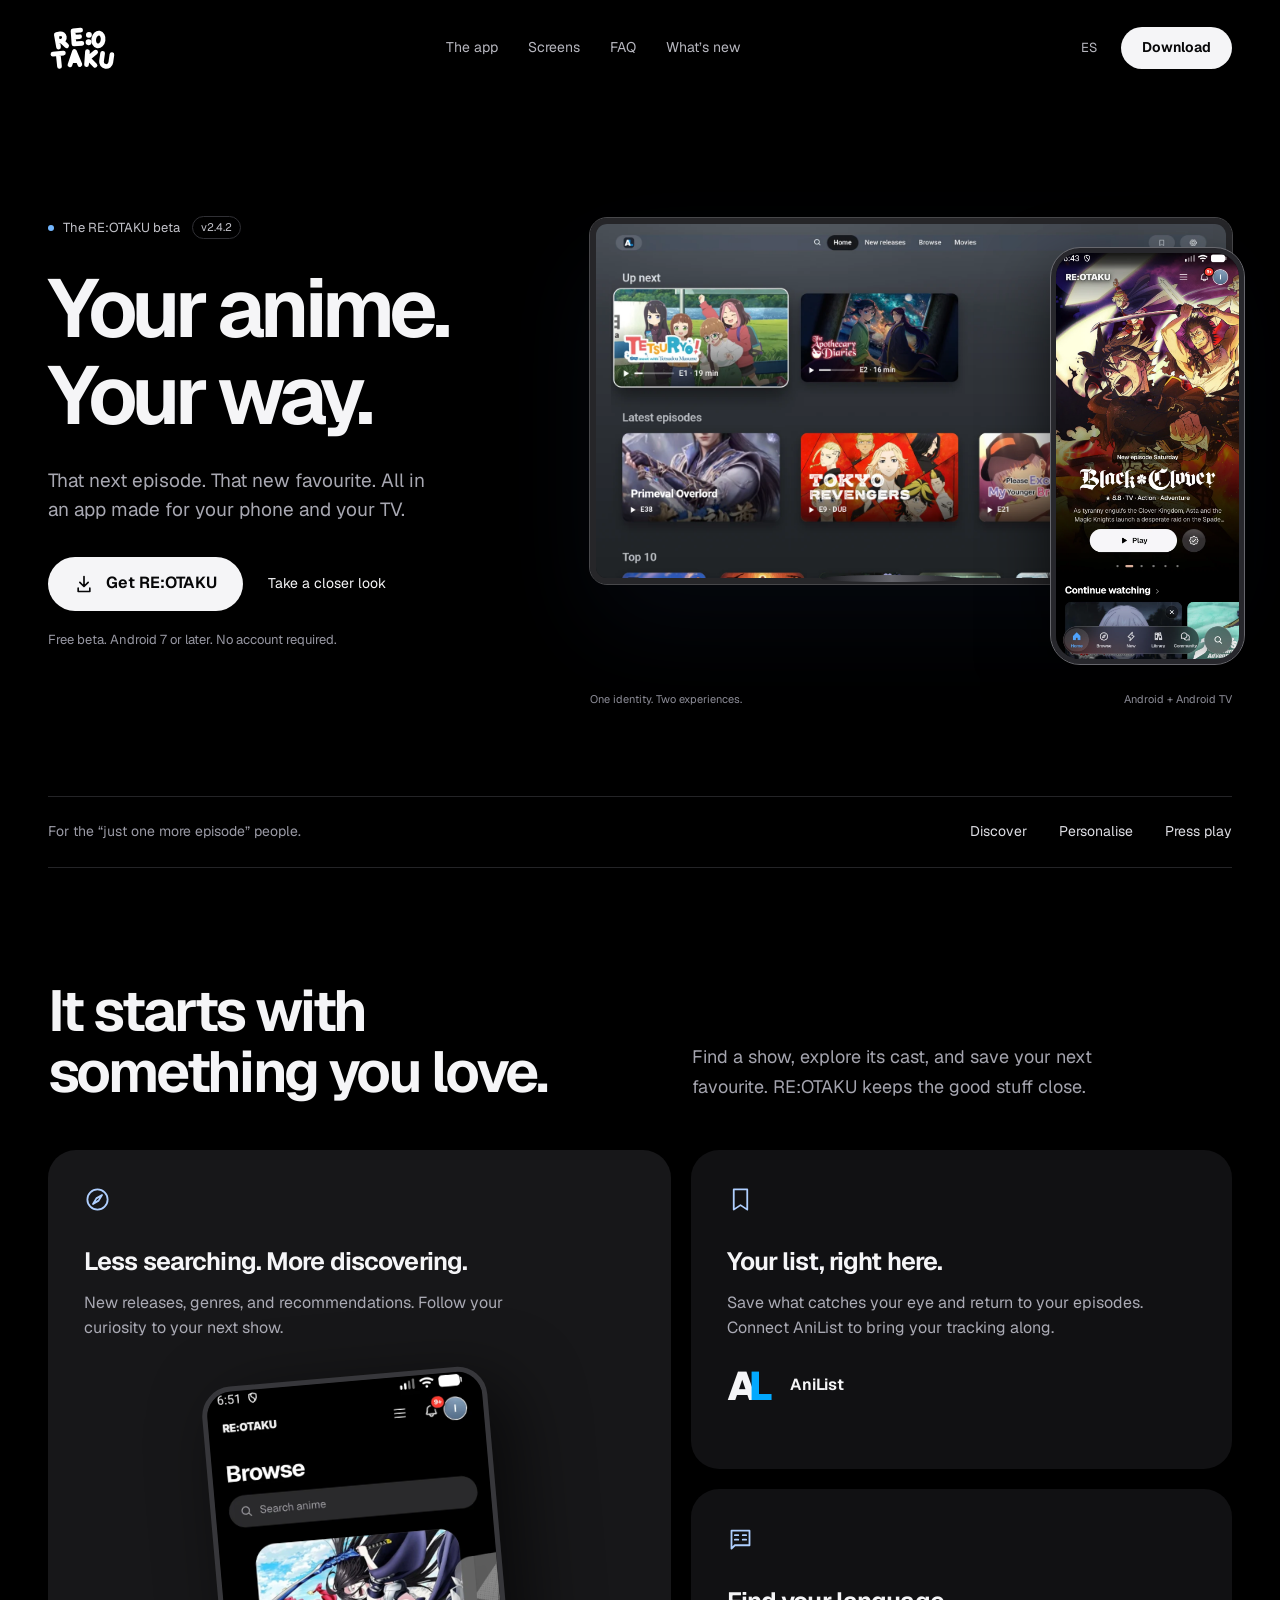
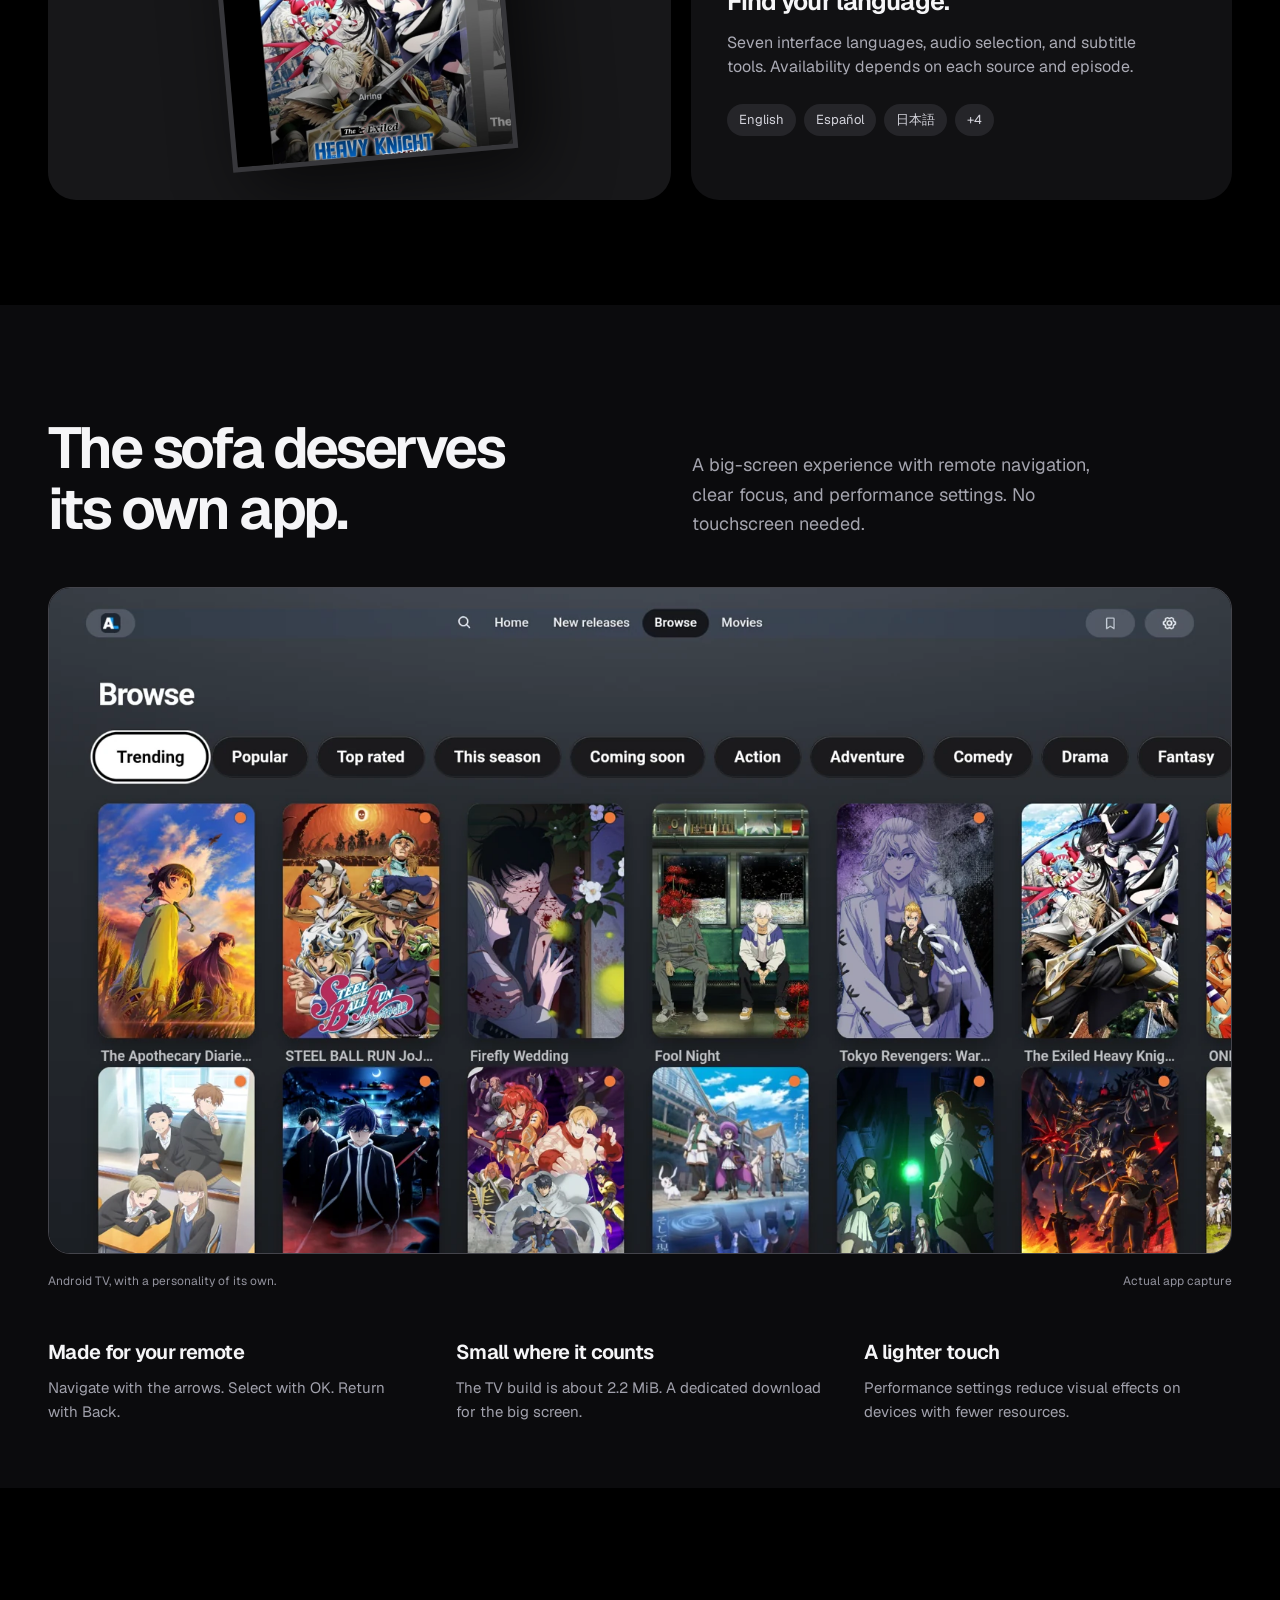
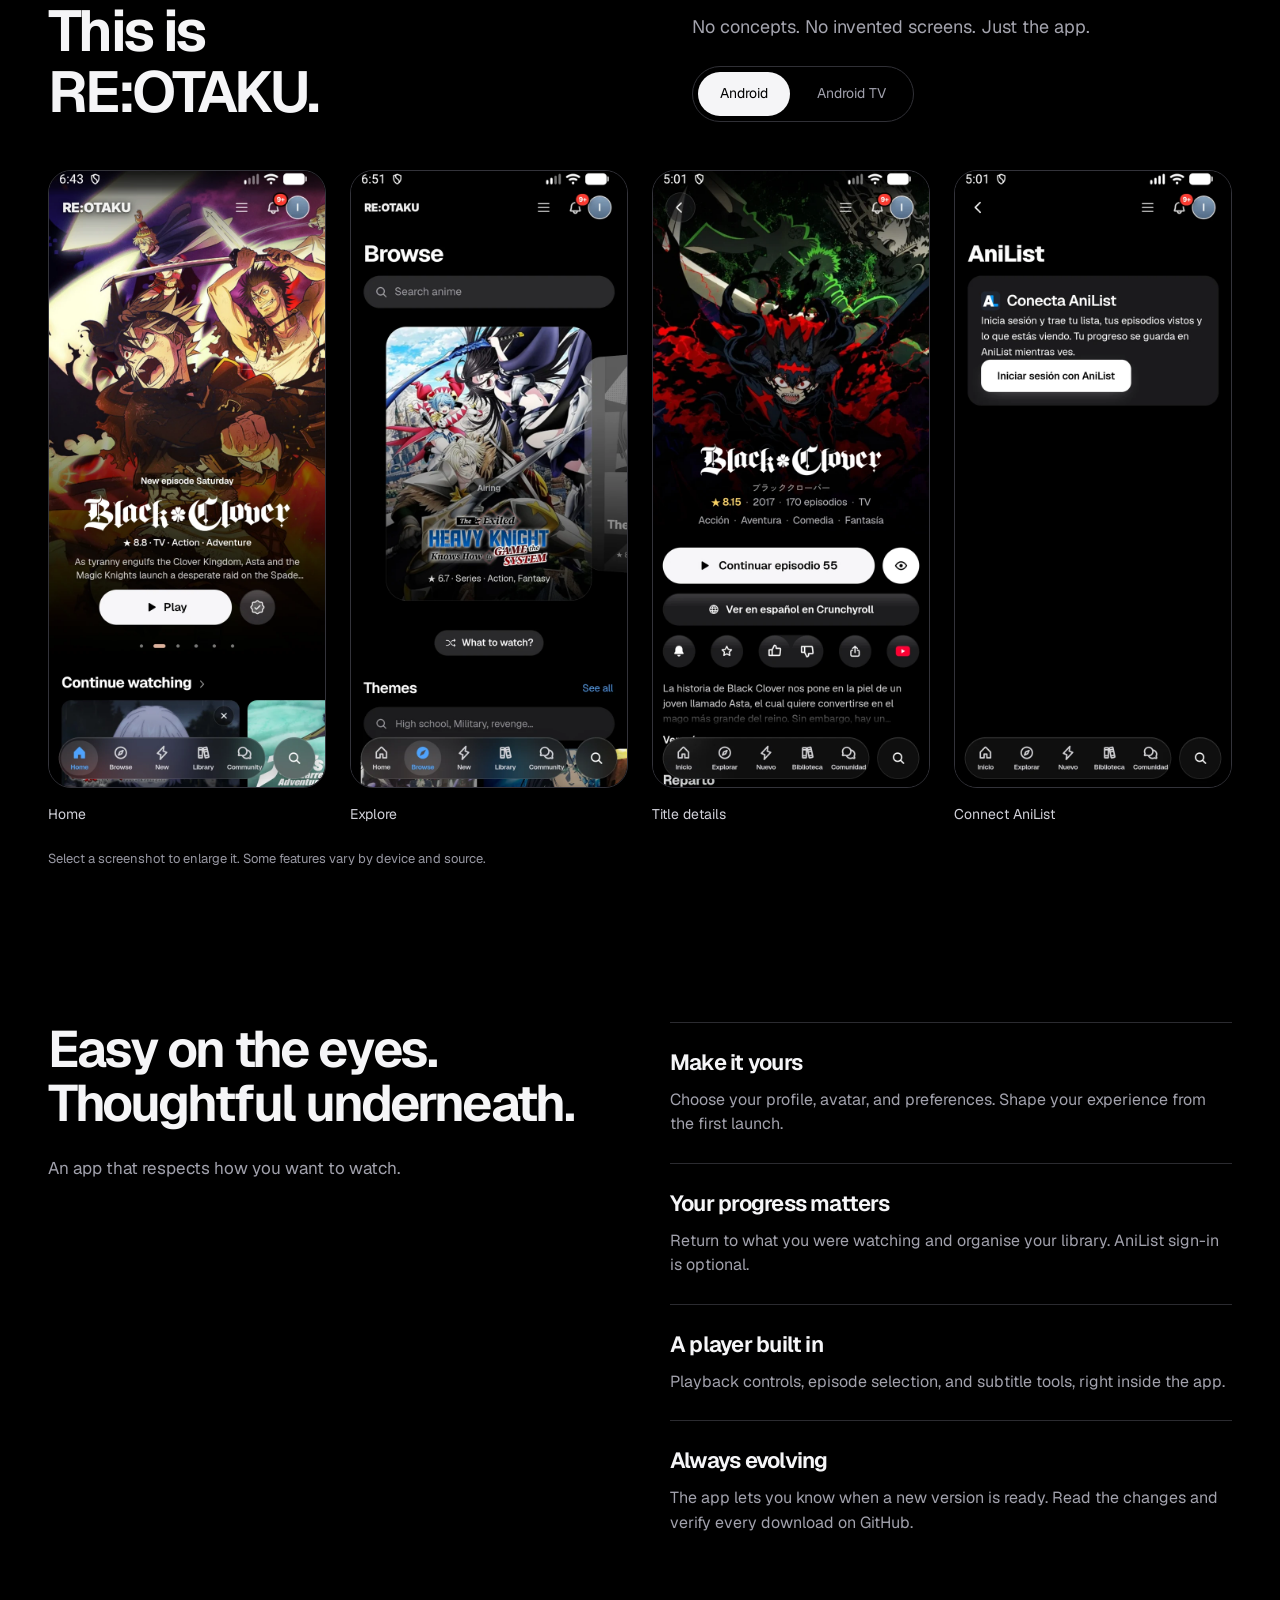
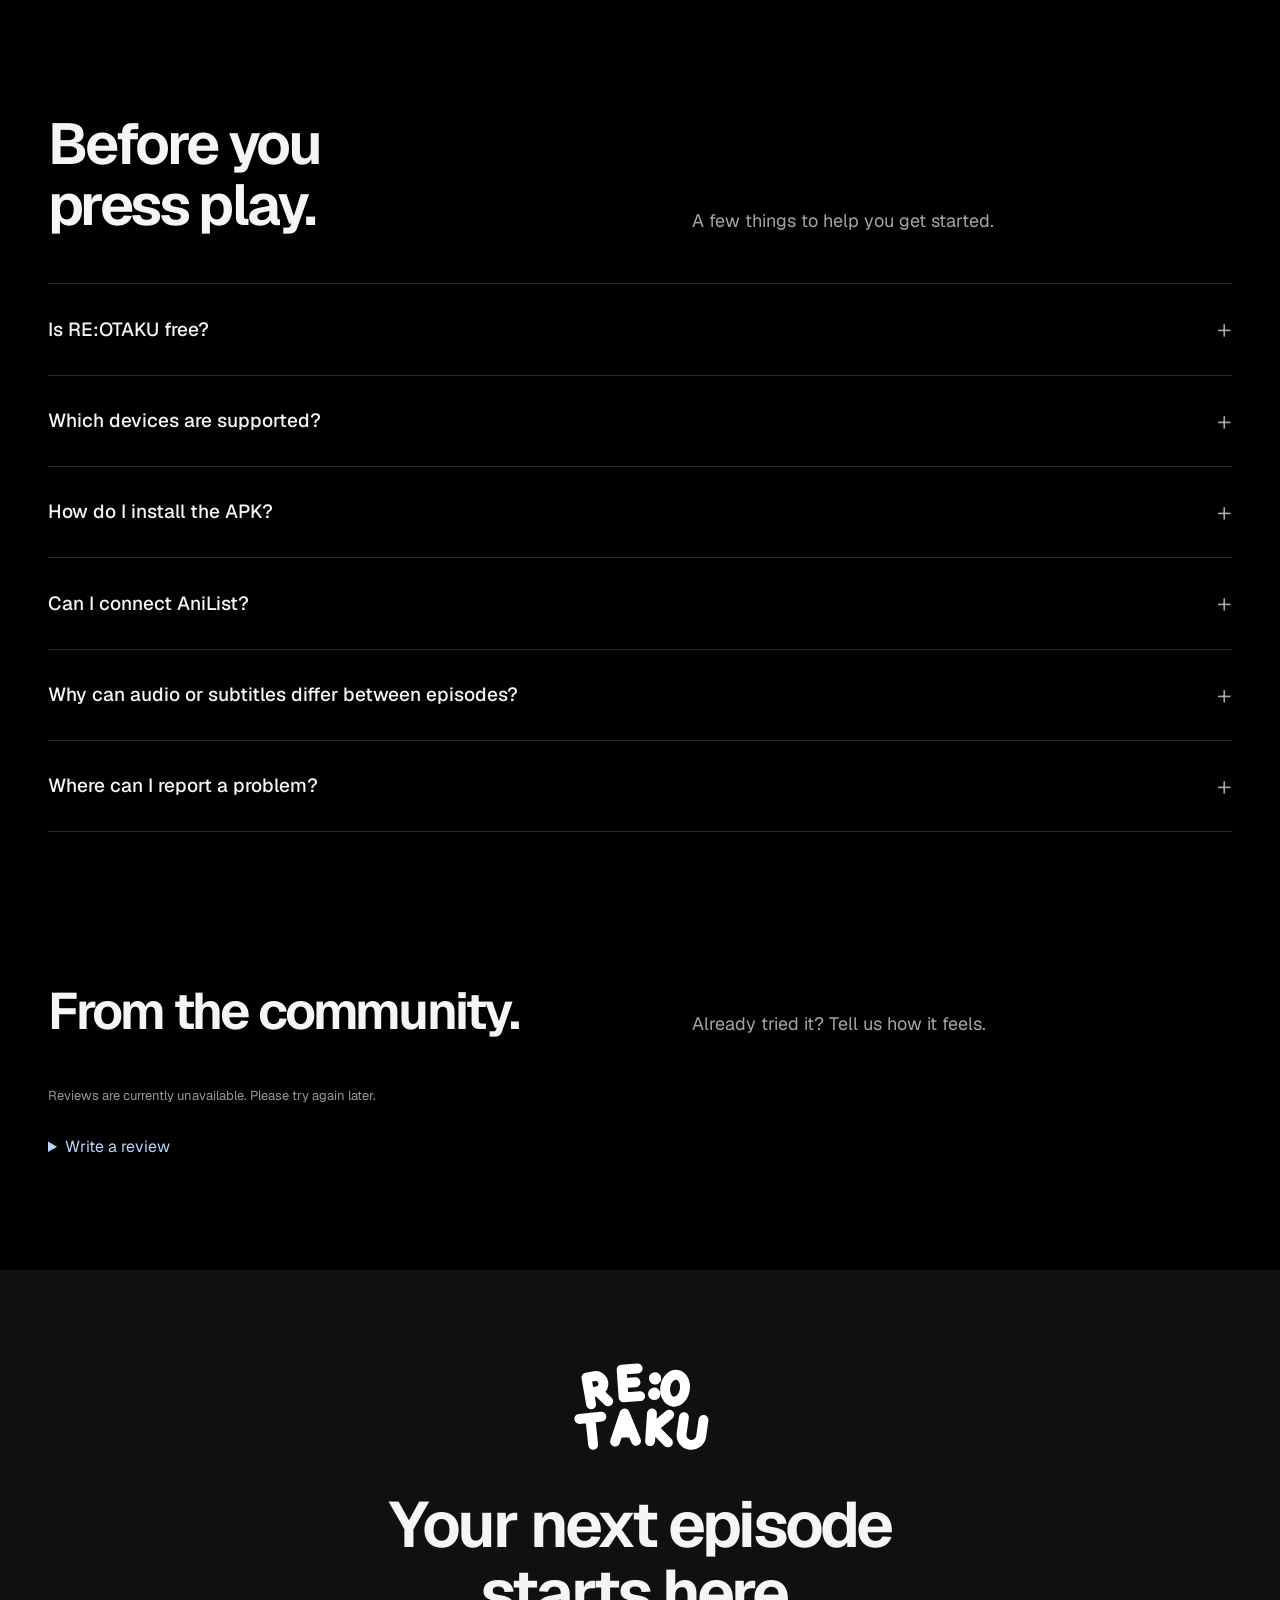
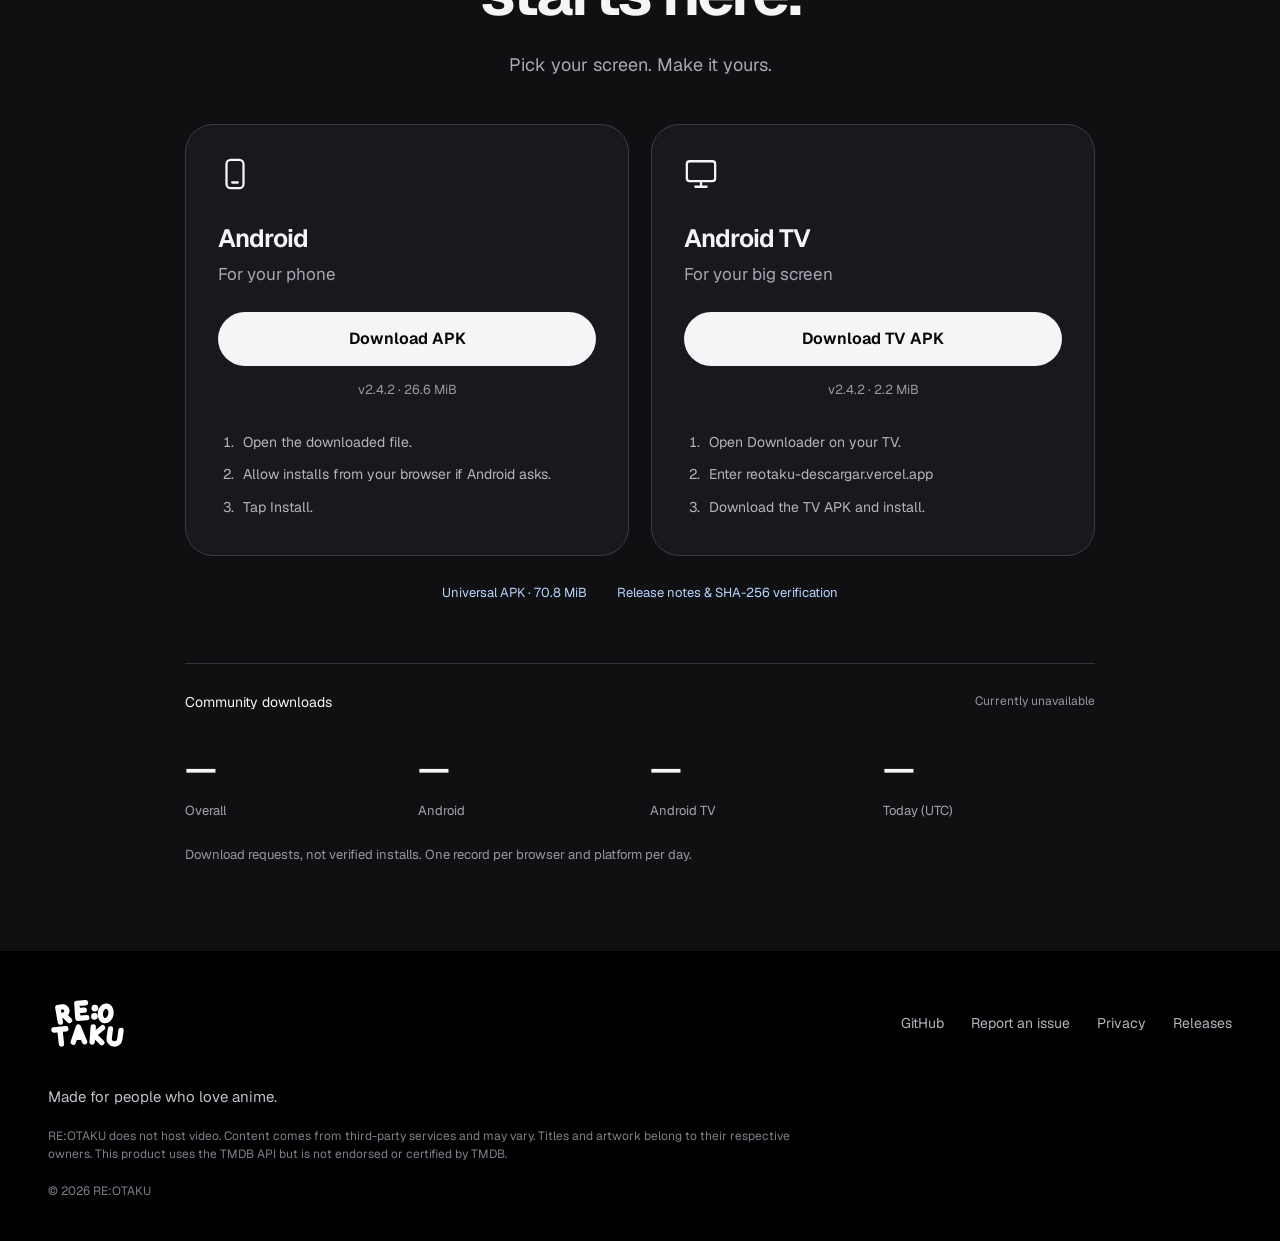
<file: website/index.html>
<!doctype html><html lang="en"><head><meta charset="utf-8"><meta name="viewport" content="width=device-width,initial-scale=1,viewport-fit=cover">
<title>RE:OTAKU — Your anime, your way. Android &amp; Android TV.</title><meta name="description" content="Discover RE:OTAKU for Android and Android TV. Explore anime, connect AniList, personalise your profile and pick up where you left off. Download the free beta.">
<meta name="theme-color" content="#000000"><meta name="color-scheme" content="dark"><meta name="robots" content="index,follow,max-image-preview:large"><link rel="canonical" href="https://reotaku-descargar.vercel.app/">
<meta property="og:type" content="website"><meta property="og:site_name" content="RE:OTAKU"><meta property="og:title" content="RE:OTAKU — Your anime, your way."><meta property="og:description" content="Made for your phone. Made for your TV. Discover the free RE:OTAKU beta for Android."><meta property="og:url" content="https://reotaku-descargar.vercel.app/"><meta property="og:image" content="https://reotaku-descargar.vercel.app/share.jpg"><meta name="twitter:card" content="summary_large_image">
<link rel="icon" href="favicon.ico"><link rel="apple-touch-icon" href="icon-192.png"><link rel="preload" href="geist.woff2" as="font" type="font/woff2" crossorigin><link rel="stylesheet" href="site.css">
<script type="application/ld+json">{"@context":"https://schema.org","@type":"SoftwareApplication","name":"RE:OTAKU","operatingSystem":"Android 7+; Android TV","applicationCategory":"EntertainmentApplication","softwareVersion":"2.4.2","url":"https://reotaku-descargar.vercel.app/","offers":{"@type":"Offer","price":"0","priceCurrency":"USD"}}</script></head><body><a class="skip" href="#get" data-es="Ir a la descarga">Skip to download</a>
<header class="nav wrap"><a class="brand" href="#top" aria-label="RE:OTAKU home"><img src="mark.svg" width="68" height="48" alt="RE:OTAKU"></a><nav class="nav-links" aria-label="Main navigation"><a href="#experience" data-es="La app">The app</a><a href="#screens" data-es="Capturas">Screens</a><a href="#faq">FAQ</a><a href="https://github.com/greenman9909-cmd/Re-Otaku/releases" data-es="Novedades">What’s new</a></nav><div class="nav-actions"><button class="lang" aria-label="Switch language to Spanish" data-lang>ES</button><a class="button compact" href="#get" data-es="Descargar">Download</a></div></header>
<main id="top"><section class="hero wrap"><div class="hero-copy"><p class="release"><span class="dot"></span><span data-es="La beta de RE:OTAKU">The RE:OTAKU beta</span><span class="version">v2.4.2</span></p><h1 data-es="Tu anime.<br>A tu manera.">Your anime.<br>Your way.</h1><p class="lead" data-es="Ese próximo episodio. Ese nuevo favorito. Todo en una app hecha para tu móvil y tu tele.">That next episode. That new favourite. All in an app made for your phone and your TV.</p><div class="hero-actions"><a class="button" href="#get"><svg viewBox="0 0 24 24" aria-hidden="true"><path d="M12 3v12m-5-5 5 5 5-5M5 17v4h14v-4"/></svg><span data-es="Consigue RE:OTAKU">Get RE:OTAKU</span></a><a class="text-link" href="#screens" data-es="Echa un vistazo">Take a closer look</a></div><p class="quiet" data-es="Beta gratuita. Android 7 o posterior. Sin cuenta obligatoria.">Free beta. Android 7 or later. No account required.</p></div>
<div class="hero-stage"><div class="tv-frame"><img src="media/tv-home.webp" alt="RE:OTAKU 2.4.2 on Android TV, showing continue watching and latest episodes" width="1600" height="900" fetchpriority="high"></div><div class="tv-foot"></div><div class="phone-frame"><img src="media/phone-home.webp" alt="RE:OTAKU Android home screen" width="702" height="1560" fetchpriority="high"></div><div class="stage-caption"><span data-es="La misma esencia. Dos experiencias.">One identity. Two experiences.</span><span>Android + Android TV</span></div></div></section>
<div class="platform-strip wrap"><span data-es="Para los que siempre quieren un episodio más.">For the “just one more episode” people.</span><div><span data-es="Descubre">Discover</span><span data-es="Hazlo tuyo">Personalise</span><span data-es="Dale al play">Press play</span></div></div>
<section class="experience wrap section" id="experience"><div class="section-head"><h2 data-es="Todo empieza<br>con algo que te encanta.">It starts with<br>something you love.</h2><p data-es="Encuentra una serie, explora su reparto y guarda tu próximo favorito. RE:OTAKU mantiene lo importante a mano.">Find a show, explore its cast, and save your next favourite. RE:OTAKU keeps the good stuff close.</p></div>
<div class="experience-grid"><article class="discovery"><div class="feature-copy"><svg viewBox="0 0 24 24" aria-hidden="true"><circle cx="12" cy="12" r="9"/><path d="m16 8-3 5-5 3 3-5Z"/></svg><h3 data-es="Menos buscar. Más descubrir.">Less searching. More discovering.</h3><p data-es="Estrenos, géneros y recomendaciones. Sigue tu curiosidad hasta tu próxima serie.">New releases, genres, and recommendations. Follow your curiosity to your next show.</p></div><div class="discovery-shot"><img src="media/phone-browse.webp" alt="Explore anime on the Android Browse screen" width="702" height="1560" loading="lazy"></div></article>
<article class="feature-simple"><svg viewBox="0 0 24 24" aria-hidden="true"><path d="M6 3h12v18l-6-4-6 4Z"/></svg><h3 data-es="Tu lista, a mano.">Your list, right here.</h3><p data-es="Guarda lo que te interesa y retoma tus episodios. Conecta AniList si quieres llevar tu seguimiento contigo.">Save what catches your eye and return to your episodes. Connect AniList to bring your tracking along.</p><div class="anilist-mark" aria-label="AniList"><b>A<span>L</span></b><span>AniList</span></div></article>
<article class="feature-simple"><svg viewBox="0 0 24 24" aria-hidden="true"><path d="M4 5h16v13H7l-3 3Z M7 9h3m4 0h3M7 13h3m4 0h3"/></svg><h3 data-es="Encuentra tu idioma.">Find your language.</h3><p data-es="Interfaz en siete idiomas, selección de audio y herramientas de subtítulos. La disponibilidad depende de cada fuente y episodio.">Seven interface languages, audio selection, and subtitle tools. Availability depends on each source and episode.</p><div class="language-chips"><span>English</span><span>Español</span><span>日本語</span><span>+4</span></div></article></div></section>
<section class="tv-section section" id="tv"><div class="wrap"><div class="section-head"><h2 data-es="El sofá también<br>tiene su app.">The sofa deserves<br>its own app.</h2><p data-es="Una experiencia para pantalla grande, con navegación por mando, foco visible y ajustes de rendimiento. No hace falta tocar la pantalla.">A big-screen experience with remote navigation, clear focus, and performance settings. No touchscreen needed.</p></div><figure class="cinema"><button class="zoom" data-full="media/tv-browse.webp" aria-label="Enlarge Android TV screenshot"><img src="media/tv-browse.webp" alt="RE:OTAKU Android TV browsing interface" width="1600" height="900" loading="lazy"></button><figcaption><span data-es="Android TV, con personalidad propia.">Android TV, with a personality of its own.</span><span data-es="Captura real de la app">Actual app capture</span></figcaption></figure><div class="tv-benefits"><div><h3 data-es="Hecho para tu mando">Made for your remote</h3><p data-es="Muévete con las flechas. Elige con OK. Vuelve con Atrás.">Navigate with the arrows. Select with OK. Return with Back.</p></div><div><h3 data-es="El tamaño sí importa">Small where it counts</h3><p data-es="La versión de TV pesa unos 2,2 MiB. Una descarga dedicada a la pantalla grande.">The TV build is about 2.2 MiB. A dedicated download for the big screen.</p></div><div><h3 data-es="Un toque más ligero">A lighter touch</h3><p data-es="Ajustes de rendimiento para reducir efectos en dispositivos con menos recursos.">Performance settings reduce visual effects on devices with fewer resources.</p></div></div></div></section>
<section class="wrap section screens" id="screens"><div class="section-head"><h2 data-es="Así se ve<br>RE:OTAKU.">This is<br>RE:OTAKU.</h2><div><p data-es="Sin conceptos. Sin pantallas inventadas. La app, tal cual.">No concepts. No invented screens. Just the app.</p><div class="segmented" role="group" aria-label="Screenshot platform"><button data-gallery="phone" aria-pressed="true">Android</button><button data-gallery="tv" aria-pressed="false">Android TV</button></div></div></div><div class="gallery" data-gallery-list></div><p class="quiet" data-es="Pulsa una captura para ampliarla. Algunas funciones varían según el dispositivo y la fuente.">Select a screenshot to enlarge it. Some features vary by device and source.</p></section>
<section class="wrap section practical"><div class="practical-heading"><h2 data-es="Cómodo por fuera.<br>Cuidado por dentro.">Easy on the eyes.<br>Thoughtful underneath.</h2><p data-es="Una app que respeta cómo quieres ver anime.">An app that respects how you want to watch.</p></div><div class="feature-lines"><article><h3 data-es="Hazlo tuyo">Make it yours</h3><p data-es="Elige tu perfil, avatar y preferencias. Da forma a tu experiencia desde el primer inicio.">Choose your profile, avatar, and preferences. Shape your experience from the first launch.</p></article><article><h3 data-es="Tu progreso cuenta">Your progress matters</h3><p data-es="Retoma lo que estabas viendo y organiza tu biblioteca. Inicia sesión en AniList de forma opcional.">Return to what you were watching and organise your library. AniList sign-in is optional.</p></article><article><h3 data-es="Un reproductor integrado">A player built in</h3><p data-es="Controles de reproducción, selección de episodios y herramientas de subtítulos, dentro de la app.">Playback controls, episode selection, and subtitle tools, right inside the app.</p></article><article><h3 data-es="Siempre en evolución">Always evolving</h3><p data-es="La app te avisa cuando hay una versión nueva. Puedes consultar los cambios y verificar cada descarga en GitHub.">The app lets you know when a new version is ready. Read the changes and verify every download on GitHub.</p></article></div></section>
<section class="wrap section" id="faq"><div class="section-head"><h2 data-es="Antes de<br>darle al play.">Before you<br>press play.</h2><p data-es="Lo que necesitas saber para empezar.">A few things to help you get started.</p></div><div class="faq-list"><details><summary><span data-es="¿RE:OTAKU es gratis?" >Is RE:OTAKU free?</span><span aria-hidden="true">+</span></summary><p data-es="La beta actual se puede descargar gratis. Puedes explorar la app sin crear una cuenta." >The current beta is free to download. You can explore the app without creating an account.</p></details><details><summary><span data-es="¿Qué dispositivos son compatibles?" >Which devices are supported?</span><span aria-hidden="true">+</span></summary><p data-es="Móviles Android y Android TV con Android 7 o posterior. Elige la versión para tu dispositivo. Si la versión móvil no es compatible, prueba el APK universal, de mayor tamaño." >Android phones and Android TV running Android 7 or later. Choose the build for your device below. If the phone build is not compatible with your device, try the larger universal APK.</p></details><details><summary><span data-es="¿Cómo instalo el APK?" >How do I install the APK?</span><span aria-hidden="true">+</span></summary><p data-es="Descarga el APK adecuado, ábrelo y sigue las indicaciones de Android. Puede que tengas que permitir instalaciones desde tu navegador o gestor de archivos. En TV, abre esta web en Downloader y elige Android TV." >Download the matching APK, open it, and follow Android’s install prompt. You may need to allow installations from the browser or file manager you used. On TV, open this website in Downloader and choose Android TV.</p></details><details><summary><span data-es="¿Puedo conectar AniList?" >Can I connect AniList?</span><span aria-hidden="true">+</span></summary><p data-es="Sí. Usa la opción AniList dentro de la app para iniciar sesión y conectar tu seguimiento. AniList es opcional: no es necesario para explorar RE:OTAKU." >Yes. Use the AniList option inside the app to sign in and connect your tracking. AniList is optional; it is not required to explore RE:OTAKU.</p></details><details><summary><span data-es="¿Por qué cambian el audio o los subtítulos entre episodios?" >Why can audio or subtitles differ between episodes?</span><span aria-hidden="true">+</span></summary><p data-es="Los vídeos, doblajes y pistas de subtítulos proceden de fuentes de terceros. Su disponibilidad varía según el título, temporada, episodio y fuente. La traducción también requiere conexión y un servicio disponible." >Streams, dubs, and subtitle tracks come from third-party sources. Their availability can vary by title, season, episode, and selected source. Subtitle translation also requires a working connection and service.</p></details><details><summary><span data-es="¿Dónde puedo informar de un fallo?" >Where can I report a problem?</span><span aria-hidden="true">+</span></summary><p data-es="Abre un issue en GitHub con tu modelo de dispositivo, versión de Android, versión de la app y pasos para reproducir el fallo. No incluyas contraseñas ni otros datos privados." >Open a GitHub issue with your device model, Android version, app version, and steps to reproduce the problem. Please leave out passwords and other private information.</p></details></div></section>
<section class="wrap section reviews" id="reviews"><div class="section-head"><h2 data-es="De la comunidad.">From the community.</h2><div><p data-es="¿Ya lo has probado? Cuéntanos cómo va.">Already tried it? Tell us how it feels.</p><p class="sum" data-sum hidden></p></div></div><div class="review-list" data-list></div><p class="quiet" data-none data-es="Aún no hay reseñas.">No reviews yet.</p><details class="write"><summary data-es="Escribir una reseña">Write a review</summary><form data-form novalidate><fieldset class="stars"><legend data-es="Tu valoración">Your rating</legend><div data-stars></div></fieldset><div class="form-grid"><label><span data-es="Nombre">Name</span><input name="name" maxlength="32" autocomplete="nickname" required></label><label><span data-es="Tu reseña">Your review</span><textarea name="body" rows="3" maxlength="600" required></textarea></label></div><input class="hp" name="website" tabindex="-1" autocomplete="off" aria-hidden="true"><button class="button" type="submit" data-es="Enviar reseña">Send review</button><p class="msg" role="status"></p></form></details></section>
<section class="download-section" id="get"><div class="wrap"><div class="download-intro"><img src="mark.svg" alt="RE:OTAKU" width="145" height="100" loading="lazy"><h2 data-es="Tu próximo episodio<br>empieza aquí.">Your next episode<br>starts here.</h2><p data-es="Elige tu pantalla. El resto es tuyo.">Pick your screen. Make it yours.</p></div><div class="download-grid"><article class="download-card"><svg viewBox="0 0 24 24" aria-hidden="true"><rect x="6" y="2" width="12" height="20" rx="3"/><path d="M10 18h4"/></svg><h3>Android</h3><p data-es="Para tu móvil">For your phone</p><a class="button" data-download="phone" href="https://github.com/greenman9909-cmd/Re-Otaku/releases/latest/download/reotaku-android.apk" data-es="Descargar APK">Download APK</a><span class="quiet">v2.4.2 · 26.6 MiB</span><ol><li data-es="Abre el archivo descargado.">Open the downloaded file.</li><li data-es="Permite instalar desde tu navegador si Android lo pide.">Allow installs from your browser if Android asks.</li><li data-es="Pulsa Instalar.">Tap Install.</li></ol></article><article class="download-card"><svg viewBox="0 0 24 24" aria-hidden="true"><rect x="2" y="3" width="20" height="14" rx="2"/><path d="M8 21h8m-4-4v4"/></svg><h3>Android TV</h3><p data-es="Para la pantalla grande">For your big screen</p><a class="button" data-download="tv" href="https://github.com/greenman9909-cmd/Re-Otaku/releases/latest/download/reotaku-tv.apk" data-es="Descargar APK de TV">Download TV APK</a><span class="quiet">v2.4.2 · 2.2 MiB</span><ol><li data-es="Abre Downloader en tu TV.">Open Downloader on your TV.</li><li data-es="Escribe reotaku-descargar.vercel.app">Enter reotaku-descargar.vercel.app</li><li data-es="Descarga el APK de TV e instálalo.">Download the TV APK and install.</li></ol></article></div><div class="download-extras"><a href="https://github.com/greenman9909-cmd/Re-Otaku/releases/latest/download/reotaku-universal.apk" data-download="phone" data-es="APK universal · 70,8 MiB">Universal APK · 70.8 MiB</a><a href="https://github.com/greenman9909-cmd/Re-Otaku/releases/latest" data-es="Cambios y verificación SHA-256">Release notes &amp; SHA-256 verification</a></div>
<div class="download-tracker" data-tracker><div class="tracker-heading"><span data-es="Descargas de la comunidad">Community downloads</span><span data-tracker-status>Loading…</span></div><div class="tracker-grid"><div><strong data-total-downloads>—</strong><span data-es="En total">Overall</span></div><div><strong data-phone-downloads>—</strong><span>Android</span></div><div><strong data-tv-downloads>—</strong><span>Android TV</span></div><div><strong data-today-downloads>—</strong><span data-es="Hoy (UTC)">Today (UTC)</span></div></div><p class="quiet" data-es="Solicitudes de descarga, no instalaciones verificadas. Un registro por navegador y plataforma al día.">Download requests, not verified installs. One record per browser and platform per day.</p></div></div></section></main>
<footer class="wrap"><div class="footer-top"><a class="brand" href="#top"><img src="mark.svg" alt="RE:OTAKU" width="78" height="54"></a><nav aria-label="Footer"><a href="https://github.com/greenman9909-cmd/Re-Otaku">GitHub</a><a href="https://github.com/greenman9909-cmd/Re-Otaku/issues" data-es="Informar de un fallo">Report an issue</a><a href="privacy.html" data-es="Privacidad">Privacy</a><a href="https://github.com/greenman9909-cmd/Re-Otaku/releases" data-es="Versiones">Releases</a></nav></div><p data-es="Hecho para quienes aman el anime.">Made for people who love anime.</p><p class="legal" data-es="RE:OTAKU no aloja vídeos. El contenido procede de servicios de terceros y puede variar. Los títulos e imágenes pertenecen a sus respectivos propietarios. Usa la API de TMDB, pero no está avalado ni certificado por TMDB.">RE:OTAKU does not host video. Content comes from third-party services and may vary. Titles and artwork belong to their respective owners. This product uses the TMDB API but is not endorsed or certified by TMDB.</p><p class="legal">© 2026 RE:OTAKU</p></footer>
<dialog class="lightbox"><button class="close" aria-label="Close screenshot">×</button><img alt=""><p></p></dialog><script src="config.js"></script><script src="site.js" defer></script></body></html>
</file>
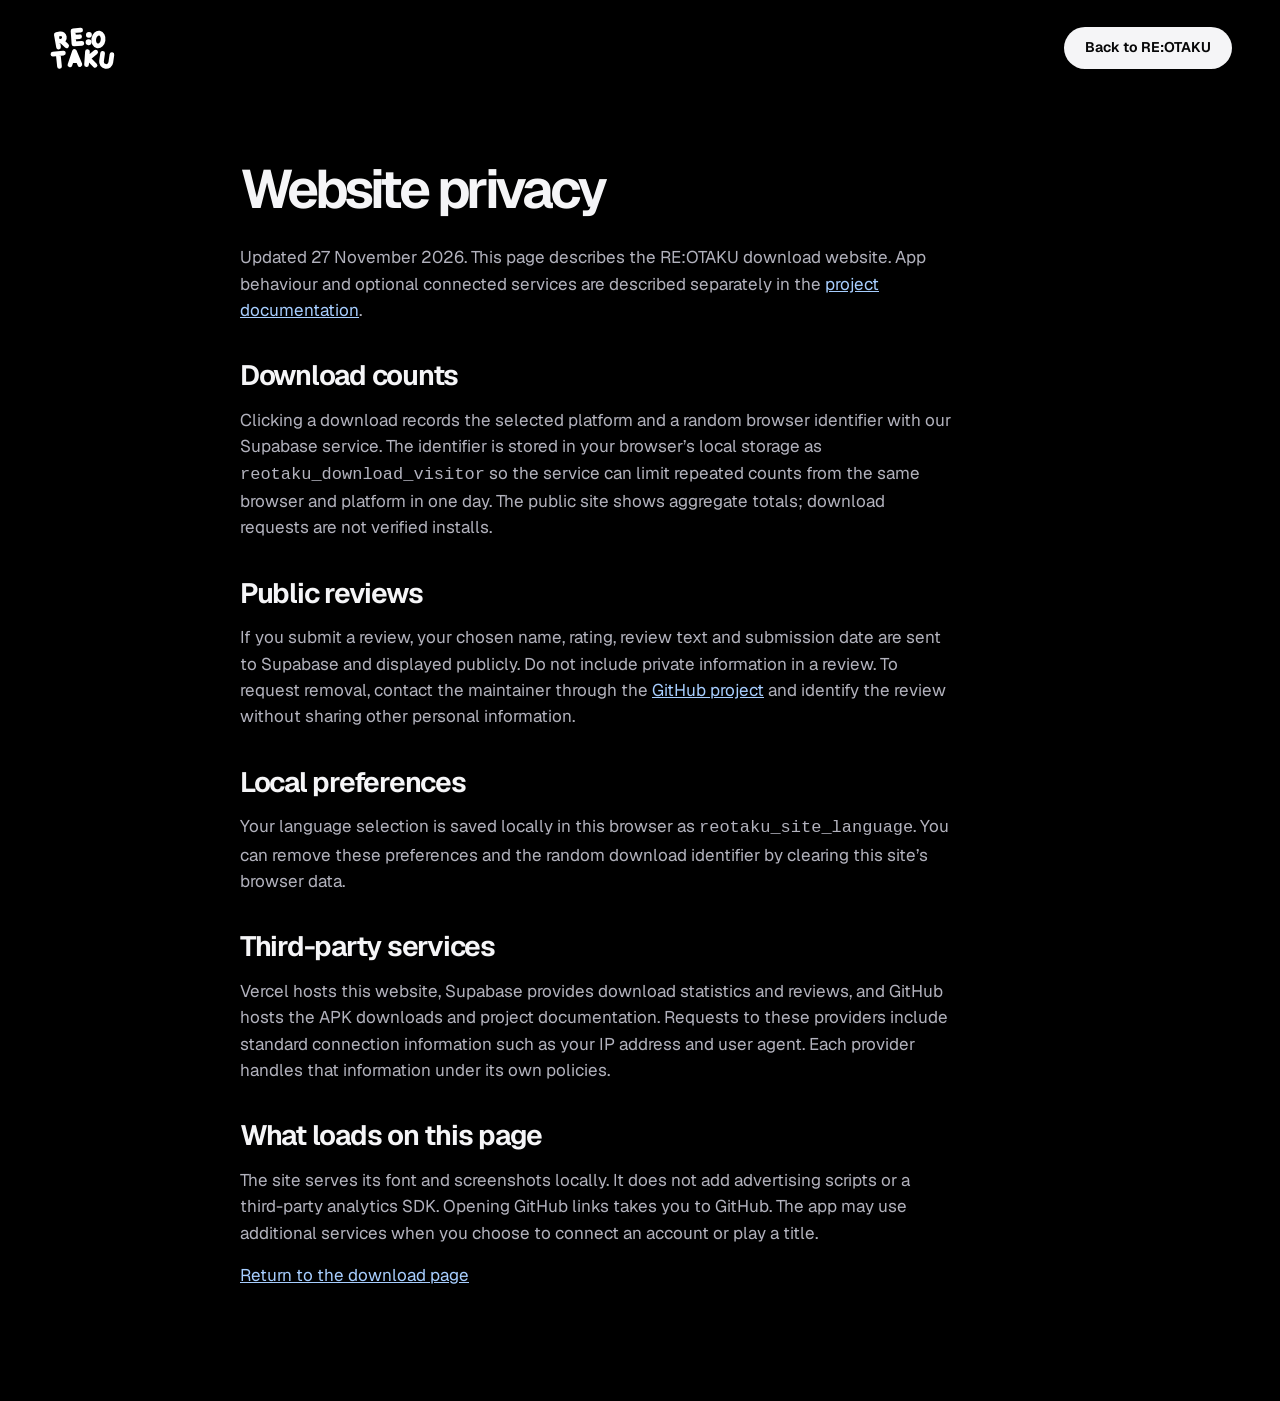
<file: website/privacy.html>
<!doctype html><html lang="en"><head><meta charset="utf-8"><meta name="viewport" content="width=device-width,initial-scale=1,viewport-fit=cover">
<title>RE:OTAKU — Website privacy</title><meta name="description" content="Discover RE:OTAKU for Android and Android TV. Explore anime, connect AniList, personalise your profile and pick up where you left off. Download the free beta.">
<meta name="theme-color" content="#000000"><meta name="color-scheme" content="dark"><meta name="robots" content="index,follow,max-image-preview:large"><link rel="canonical" href="https://reotaku-descargar.vercel.app/privacy.html">
<meta property="og:type" content="website"><meta property="og:site_name" content="RE:OTAKU"><meta property="og:title" content="RE:OTAKU — Your anime, your way."><meta property="og:description" content="Made for your phone. Made for your TV. Discover the free RE:OTAKU beta for Android."><meta property="og:url" content="https://reotaku-descargar.vercel.app/"><meta property="og:image" content="https://reotaku-descargar.vercel.app/share.jpg"><meta name="twitter:card" content="summary_large_image">
<link rel="icon" href="favicon.ico"><link rel="apple-touch-icon" href="icon-192.png"><link rel="preload" href="geist.woff2" as="font" type="font/woff2" crossorigin><link rel="stylesheet" href="site.css">
</head><body><header class="nav wrap"><a class="brand" href="/"><img src="mark.svg" width="68" height="48" alt="RE:OTAKU"></a><a class="button compact" href="/">Back to RE:OTAKU</a></header><main class="wrap policy"><h1>Website privacy</h1><p>Updated 27 November 2026. This page describes the RE:OTAKU download website. App behaviour and optional connected services are described separately in the <a href="https://github.com/greenman9909-cmd/Re-Otaku">project documentation</a>.</p><h2>Download counts</h2><p>Clicking a download records the selected platform and a random browser identifier with our Supabase service. The identifier is stored in your browser’s local storage as <code>reotaku_download_visitor</code> so the service can limit repeated counts from the same browser and platform in one day. The public site shows aggregate totals; download requests are not verified installs.</p><h2>Public reviews</h2><p>If you submit a review, your chosen name, rating, review text and submission date are sent to Supabase and displayed publicly. Do not include private information in a review. To request removal, contact the maintainer through the <a href="https://github.com/greenman9909-cmd/Re-Otaku">GitHub project</a> and identify the review without sharing other personal information.</p><h2>Local preferences</h2><p>Your language selection is saved locally in this browser as <code>reotaku_site_language</code>. You can remove these preferences and the random download identifier by clearing this site’s browser data.</p><h2>Third-party services</h2><p>Vercel hosts this website, Supabase provides download statistics and reviews, and GitHub hosts the APK downloads and project documentation. Requests to these providers include standard connection information such as your IP address and user agent. Each provider handles that information under its own policies.</p><h2>What loads on this page</h2><p>The site serves its font and screenshots locally. It does not add advertising scripts or a third-party analytics SDK. Opening GitHub links takes you to GitHub. The app may use additional services when you choose to connect an account or play a title.</p><p><a href="/">Return to the download page</a></p></main></body></html>
</file>
<file: website/site.css>
@font-face{font-family:Geist;src:url(geist.woff2) format('woff2');font-weight:100 900;font-display:swap}*{box-sizing:border-box}html{background:#000;color:#f5f5f7;color-scheme:dark;scroll-behavior:smooth;scroll-padding-top:100px}body{margin:0;font:400 17px/1.55 Geist,system-ui,sans-serif;-webkit-font-smoothing:antialiased}button,input,textarea{font:inherit;color:inherit}button,a{-webkit-tap-highlight-color:transparent}a{color:inherit;text-decoration:none}a:hover{text-decoration:underline;text-underline-offset:5px}button{cursor:pointer}img{max-width:100%;display:block}svg{width:27px;height:27px;fill:none;stroke:currentColor;stroke-width:1.6;stroke-linecap:round;stroke-linejoin:round;flex-shrink:0}h1,h2,h3,p,figure{margin:0}h1,h2,h3{line-height:1.06;letter-spacing:-.045em;font-weight:650}h1{font-size:clamp(64px,6.4vw,98px);letter-spacing:-.065em}h2{font-size:clamp(38px,4.5vw,66px)}h3{font-size:25px;letter-spacing:-.035em;line-height:1.2}p{max-width:65ch}button{border:0}button:focus-visible,a:focus-visible,summary:focus-visible,input:focus-visible,textarea:focus-visible{outline:3px solid #73b7ff;outline-offset:5px}.wrap{width:min(1280px,calc(100% - 96px));margin-inline:auto}.skip{position:fixed;top:-80px;left:20px;background:white;color:black;padding:14px 22px;z-index:100;border-radius:50px}.skip:focus{top:10px}.nav{height:96px;display:flex;align-items:center;justify-content:space-between;gap:24px}.brand img{filter:brightness(0) invert(1)}.nav-links{display:flex;gap:30px;font-size:14px;color:#b6b6be}.nav-links a:hover{color:#fff;text-decoration:none}.nav-actions{display:flex;align-items:center;gap:12px}.lang{background:transparent;color:#b6b6be;font-size:13px;padding:12px}.button{min-height:54px;display:inline-flex;align-items:center;justify-content:center;gap:12px;background:#f5f5f7;color:#070708;padding:14px 26px;border-radius:50px;font-weight:650;font-size:16px;text-align:center;transition:background .18s,transform .18s}.button:hover{background:#dceaff;text-decoration:none}.button:active{transform:scale(.98)}.button svg{width:20px;height:20px;stroke-width:2}.button.compact{font-size:14px;min-height:42px;padding:9px 21px}.hero{display:grid;grid-template-columns:.9fr 1.15fr;align-items:center;gap:40px;min-height:700px;padding-top:25px;padding-bottom:50px}.release{display:flex;align-items:center;gap:9px;font-size:13px;color:#c2c2c9;margin-bottom:26px}.dot{width:6px;height:6px;background:#73b7ff;border-radius:50%}.version{border:1px solid #303035;border-radius:99px;padding:2px 8px;margin-left:3px;font-size:11px}.lead{font-size:19px;line-height:1.55;color:#a8a8b2;max-width:400px;margin-top:27px}.hero-actions{display:flex;gap:25px;align-items:center;margin:32px 0 19px}.text-link{font-size:14px;white-space:nowrap}.quiet{font-size:13px;color:#9797a2;line-height:1.6}.hero-stage{position:relative;min-width:0;height:550px;display:flex;align-items:center;padding-bottom:65px}.tv-frame{border:6px solid #262629;outline:1px solid #48484b;border-radius:17px;overflow:hidden;width:100%;box-shadow:0 45px 100px #101b2d50;background:#151518}.tv-frame img{width:100%;aspect-ratio:16/9;object-fit:cover}.tv-foot{position:absolute;left:36%;bottom:127px;width:22%;height:7px;background:linear-gradient(90deg,#1b1b1f,#64646b,#1b1b1f);border-radius:50%}.phone-frame{border:5px solid #27272c;outline:1px solid #67676d;border-radius:29px;overflow:hidden;box-shadow:0 25px 65px #000a;background:#0b0b0d;position:absolute;right:0;bottom:45px;width:30%;transform:translateX(12px)}.phone-frame img{width:100%;height:auto}.stage-caption{position:absolute;inset:auto 0 0;display:flex;justify-content:space-between;color:#8c8c97;font-size:11px;gap:18px}.platform-strip{border-top:1px solid #242427;border-bottom:1px solid #242427;padding-block:24px;display:flex;justify-content:space-between;gap:25px;color:#9a9aa5;font-size:14px}.platform-strip>div{display:flex;gap:32px;color:#dedee4}.section{padding-top:112px;padding-bottom:40px}.section-head{display:grid;grid-template-columns:1.1fr 1fr;gap:50px;align-items:end;margin-bottom:48px}.section-head p{color:#a4a4ae;font-size:18px;max-width:440px;line-height:1.65}.experience-grid{display:grid;grid-template-columns:1.15fr 1fr;gap:20px}.discovery{grid-row:span 2;background:#171719;border-radius:28px;overflow:hidden;min-height:650px;position:relative;padding:36px}.feature-copy>svg,.feature-simple>svg{color:#afcfff;margin-bottom:26px}.feature-copy p,.feature-simple p{margin-top:15px;color:#aaaab4;font-size:16px;max-width:39ch}.discovery-shot{width:52%;height:385px;margin:35px auto -75px;border-radius:30px 30px 0 0;border:5px solid #37373b;overflow:hidden;transform:rotate(-5deg);box-shadow:20px 20px 70px #0009}.feature-simple{border-radius:28px;background:#111113;padding:36px}.anilist-mark{display:flex;align-items:center;gap:18px;margin-top:25px}.anilist-mark>b{font-size:40px;line-height:1;font-weight:850;letter-spacing:-7px;padding-right:6px}.anilist-mark>b span{color:#02a9ff}.anilist-mark>span{font-size:16px;font-weight:650}.language-chips{display:flex;gap:8px;flex-wrap:wrap;margin-top:24px}.language-chips span{border-radius:99px;padding:6px 12px;background:#252529;font-size:13px;color:#d4d4dc}.tv-section{margin-top:65px;background:#0b0b0d;padding-bottom:65px}.cinema .zoom{border-radius:22px;overflow:hidden;border:1px solid #44444b;background:#151518;padding:0;width:100%;display:block;cursor:zoom-in}.cinema img{width:100%;height:auto}.cinema figcaption{display:flex;justify-content:space-between;font-size:12px;color:#92929d;margin-top:18px;gap:20px}.tv-benefits{display:grid;grid-template-columns:repeat(3,1fr);gap:40px;margin-top:50px}.tv-benefits h3{font-size:20px}.tv-benefits p{font-size:15px;color:#a1a1ac;margin-top:12px}.segmented{display:inline-flex;gap:5px;padding:5px;border:1px solid #303036;border-radius:99px;margin-top:24px}.segmented button{padding:10px 22px;background:transparent;border-radius:99px;font-size:14px;color:#a1a1ad;min-height:44px}.segmented [aria-pressed=true]{background:#f5f5f7;color:#000}.gallery{display:grid;grid-template-columns:repeat(4,1fr);gap:24px;margin-bottom:24px}.gallery button{padding:0;background:none;text-align:left;min-width:0}.gallery img{border:1px solid #33333a;border-radius:23px;aspect-ratio:9/20;object-fit:cover;width:100%;cursor:zoom-in;background:#16161a}.gallery button>span{display:block;font-size:14px;color:#d1d1d9;margin-top:16px}.gallery.is-tv{grid-template-columns:1fr 1fr;gap:28px}.gallery.is-tv img{aspect-ratio:16/9;border-radius:15px}.practical{display:grid;grid-template-columns:1fr 1fr;gap:60px}.practical-heading h2{font-size:clamp(38px,4vw,54px)}.practical-heading p{color:#a1a1ac;margin-top:24px}.feature-lines article{border-top:1px solid #2b2b30;padding:26px 0}.feature-lines h3{font-size:22px}.feature-lines p{color:#a1a1ac;font-size:16px;margin-top:12px}.faq-list{border-top:1px solid #2b2b30}.faq-list details{border-bottom:1px solid #2b2b30}.faq-list summary{display:flex;justify-content:space-between;align-items:center;padding:25px 0;gap:25px;font-size:19px;font-weight:500;cursor:pointer;list-style:none}.faq-list summary::-webkit-details-marker{display:none}.faq-list summary>span:last-child{color:#a8a8b2;font-size:26px;font-weight:300}.faq-list details[open] summary>span:last-child{transform:rotate(45deg)}.faq-list details p{color:#a7a7b2;font-size:16px;padding-bottom:28px;max-width:75ch}.reviews{padding-bottom:110px}.reviews .section-head h2{font-size:clamp(38px,4vw,54px)}.review-list{display:grid;grid-template-columns:repeat(3,1fr);gap:20px;max-height:510px;overflow:auto}.r{background:#141416;border-radius:22px;padding:26px}.r p{margin:15px 0;font-size:16px;overflow-wrap:anywhere}.r small{color:#9898a3;font-size:12px}.r .s{color:#b9d6ff;font-size:16px;letter-spacing:3px}.sum{font-size:14px!important;margin-top:15px}.write{margin-top:28px}.write summary{cursor:pointer;color:#b5d5ff;font-size:16px}.write form{padding-top:25px;max-width:800px}.write fieldset{border:0;padding:0;margin:0 0 18px}.stars>div{display:flex;flex-direction:row-reverse;justify-content:flex-end;gap:8px}.stars input{position:absolute;opacity:0;pointer-events:none}.stars label{font-size:30px;cursor:pointer;color:#666672}.stars input:checked~label,.stars label:hover,.stars label:hover~label{color:#a8d0ff}.stars input:focus-visible+label{outline:2px solid #73b7ff}.form-grid{display:grid;grid-template-columns:1fr 2fr;gap:18px;margin-bottom:20px}.form-grid label>span{display:block;font-size:14px;margin-bottom:8px}.form-grid input,.form-grid textarea{width:100%;background:#18181b;border:1px solid #39393f;border-radius:12px;padding:13px;resize:vertical}.hp{display:none}.msg{font-size:14px;color:#a8cfff;margin-top:18px}.download-section{background:#101012;padding-block:86px}.download-intro{text-align:center}.download-intro img{margin:0 auto 35px;filter:brightness(0) invert(1)}.download-intro h2{font-size:clamp(42px,5vw,72px)}.download-intro p{margin:24px auto 45px;color:#a9a9b4;font-size:18px}.download-grid{max-width:910px;margin:auto;display:grid;grid-template-columns:1fr 1fr;gap:22px}.download-card{border:1px solid #3b3b43;border-radius:28px;padding:32px;background:#19191d}.download-card>svg{margin-bottom:25px;width:34px;height:34px}.download-card>p{color:#a6a6b2;margin:8px 0 25px}.download-card .button{display:flex}.download-card>.quiet{display:block;text-align:center;margin:14px 0 25px}.download-card ol{padding-left:20px;color:#b4b4bf;font-size:14px;line-height:1.6;margin:0}.download-card li{padding:5px 0 5px 5px;overflow-wrap:anywhere}.download-extras{display:flex;justify-content:center;gap:30px;font-size:13px;color:#b7d5ff;margin:27px 0 60px;flex-wrap:wrap}.download-tracker{max-width:910px;margin:auto;border-top:1px solid #34343b;padding-top:28px}.tracker-heading{display:flex;justify-content:space-between;gap:20px;font-size:14px}.tracker-heading>span:last-child{font-size:12px;color:#9696a2}.tracker-grid{display:grid;grid-template-columns:repeat(4,1fr);gap:20px;margin:28px 0 22px}.tracker-grid strong{display:block;font-size:35px;font-weight:600;letter-spacing:-.04em}.tracker-grid div>span{color:#a3a3af;font-size:13px}footer{padding-block:45px 40px}.footer-top{display:flex;justify-content:space-between;align-items:center;margin-bottom:35px;gap:30px}.footer-top nav{display:flex;flex-wrap:wrap;gap:27px;font-size:14px;color:#b4b4bf}footer>p{font-size:15px;color:#c1c1cb}footer .legal{color:#7f7f8c;font-size:12px;max-width:95ch;margin-top:18px}.lightbox{border:0;background:#09090b;color:#d5d5df;max-width:96vw;max-height:96vh;border-radius:18px;padding:35px 20px 16px;overflow:auto}.lightbox::backdrop{background:#000d;backdrop-filter:blur(8px)}.lightbox img{max-height:80vh;width:auto;max-width:88vw;object-fit:contain;margin:auto}.lightbox p{font-size:13px;text-align:center;margin-top:14px}.close{position:fixed;right:22px;top:16px;width:44px;height:44px;background:#303035;border-radius:50%;font-size:28px;color:white;z-index:1}.policy{max-width:800px;padding-block:65px 100px}.policy h1{font-size:54px;margin-bottom:26px}.policy h2{font-size:28px;margin:38px 0 16px}.policy p,.policy li{color:#b2b2bd;margin-bottom:16px}.policy a{color:#a7ceff;text-decoration:underline}[hidden]{display:none!important}
@media(min-width:1500px){.hero{min-height:760px}.hero-stage{height:600px}.tv-foot{bottom:143px}.phone-frame{bottom:42px}}
@media(max-width:1100px){.wrap{width:calc(100% - 56px)}.nav-links{gap:18px}.hero{gap:25px;min-height:620px}.hero-stage{height:480px}.tv-foot{bottom:125px}.hero-actions{flex-wrap:wrap;gap:17px}.hero .quiet{max-width:240px}.phone-frame{width:34%;bottom:65px}.section-head{gap:30px}.discovery{min-height:650px}.discovery-shot{width:65%}.gallery{gap:16px}}
@media(max-width:760px){.wrap{width:calc(100% - 40px)}.nav{height:80px;gap:12px}.nav .brand img{width:57px;height:40px}.nav-links{display:none}.hero{display:flex;flex-direction:column;align-items:stretch;padding-top:40px;gap:15px;padding-bottom:38px;min-height:auto}.hero-copy{max-width:500px}h1{font-size:72px}.release{margin-bottom:22px}.lead{font-size:18px;margin-top:23px}.hero-actions{margin-top:26px;gap:22px}.hero .quiet{max-width:none}.hero-stage{height:390px;width:calc(100% - 10px);margin-top:10px;padding-bottom:65px}.tv-frame{border-width:4px;border-radius:12px}.phone-frame{width:29%;bottom:50px;border-width:4px;border-radius:20px;transform:translateX(10px)}.tv-foot{bottom:105px}.stage-caption{font-size:10px;bottom:4px}.platform-strip{font-size:13px;display:block;padding-block:22px}.platform-strip>div{margin-top:13px;gap:25px}.section{padding-top:75px;padding-bottom:15px}.section-head{grid-template-columns:1fr;gap:22px;margin-bottom:32px}.section-head p{font-size:16px}.experience-grid{grid-template-columns:1fr;gap:16px}.discovery{grid-row:auto;min-height:570px;padding:28px}.discovery-shot{width:52%;height:370px;margin-bottom:-130px}.feature-simple{padding:28px}.feature-copy p,.feature-simple p{max-width:none}.feature-copy>svg,.feature-simple>svg{margin-bottom:22px}.tv-section{margin-top:45px;padding-bottom:40px}.tv-benefits{grid-template-columns:1fr;gap:27px;margin-top:32px}.tv-benefits p{margin-top:9px}.cinema .zoom{border-radius:12px}.cinema figcaption{font-size:10px}.gallery{grid-template-columns:repeat(2,1fr);gap:24px 16px}.gallery.is-tv{grid-template-columns:1fr}.gallery img{border-radius:17px}.gallery button>span{font-size:12px;margin-top:11px}.practical{grid-template-columns:1fr;gap:34px}.feature-lines article{padding:23px 0}.faq-list summary{font-size:16px;padding-block:23px}.faq-list details p{font-size:15px}.review-list{grid-template-columns:1fr;max-height:620px}.reviews{padding-bottom:65px}.form-grid{grid-template-columns:1fr}.download-section{padding-block:65px}.download-intro img{width:115px;height:80px}.download-grid{grid-template-columns:1fr;gap:16px}.download-card{padding:27px}.download-extras{gap:18px;flex-direction:column;align-items:center;margin-bottom:40px}.tracker-grid{grid-template-columns:1fr 1fr;gap:22px}.tracker-grid strong{font-size:30px}.footer-top{align-items:start;gap:25px}.footer-top nav{gap:16px;font-size:13px;max-width:230px;justify-content:flex-end}.policy h1{font-size:42px}}
@media(max-width:390px){h1{font-size:62px}.hero-stage{height:335px}.hero-actions{gap:18px}.hero-actions .button{padding-inline:21px;font-size:15px}.hero-actions .text-link{font-size:12px}.stage-caption{flex-direction:column;gap:3px}.phone-frame{bottom:58px}.tv-foot{bottom:103px}.discovery-shot{width:64%}}
@media(prefers-reduced-motion:reduce){html{scroll-behavior:auto}*,*::before,*::after{animation:none!important;transition:none!important}.lightbox::backdrop{backdrop-filter:none}}

.tv-frame img{height:auto}.hero-stage{isolation:isolate}

.tv-frame img{height:auto}.hero-stage{isolation:isolate}

.gallery img,.discovery-shot img{height:auto}
</file>
